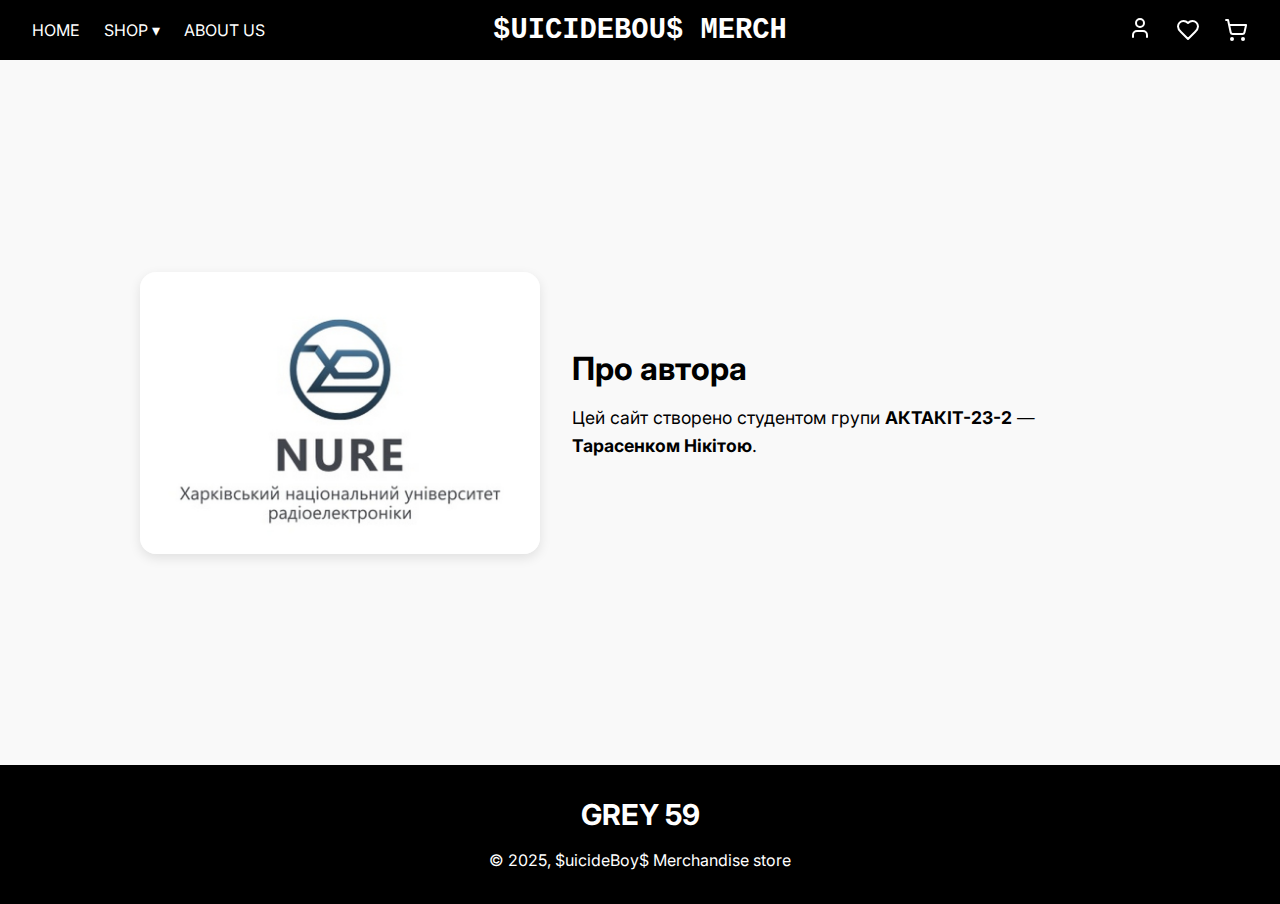
<file: GGGG — копия/pages/AboutPage.html>
<!DOCTYPE html>
<html lang="en">
<head>
  <meta charset="UTF-8" />
  <meta name="viewport" content="width=device-width, initial-scale=1.0" />
  <title>ABOUT US</title>
  <link href="https://fonts.googleapis.com/css2?family=Inter:wght@400;700&display=swap" rel="stylesheet">
  <link rel="stylesheet" type="text/css" href="../style.css">
  <link rel="stylesheet" type="text/css" href="AboutPage.css" >

</head>
<body>

  <header>
    <nav class="nav-left">
      <a href="../index.html">HOME</a>
      <div class="dropdown">
        <a href="#">SHOP &#9662;</a>
        <div class="dropdown-content">
          <a href="./TshirtsPage.html">T-shirts</a>
          <a href="#">Hoodies</a>
          <a href="#">Hats</a>
        </div>
      </div>
      <a href="./AboutPage.html" >ABOUT US </a>
    </nav>

    <div class="logo">$UICIDEBOU$ MERCH</div>

    <div class="nav-right">
  <a href="./LoginPage.html" >
  <img src="../assets/user.svg"/>
  </a>
  <img src="../assets/heart.svg"/>
  <img src="../assets/shopping-cart.svg"/>
</div>

  </header>

 <main class="main about-main">
  <div class="about-container">
    <img src="../assets/Nure.jpg" class="about-image" />
    <div class="about-text">
      <h1>Про автора</h1>
      <p>
        Цей сайт створено студентом групи <strong>АКТАКІТ-23-2</strong> — <strong>Тарасенком Нікітою</strong>.
      </p>
    </div>
  </div>
</main>

 
<footer class="footer">
  <h1>GREY 59</h1>
  <p>
  © 2025, $uicideBoy$ Merchandise store 
  </p>
</footer>

</body>
</html>
</file>
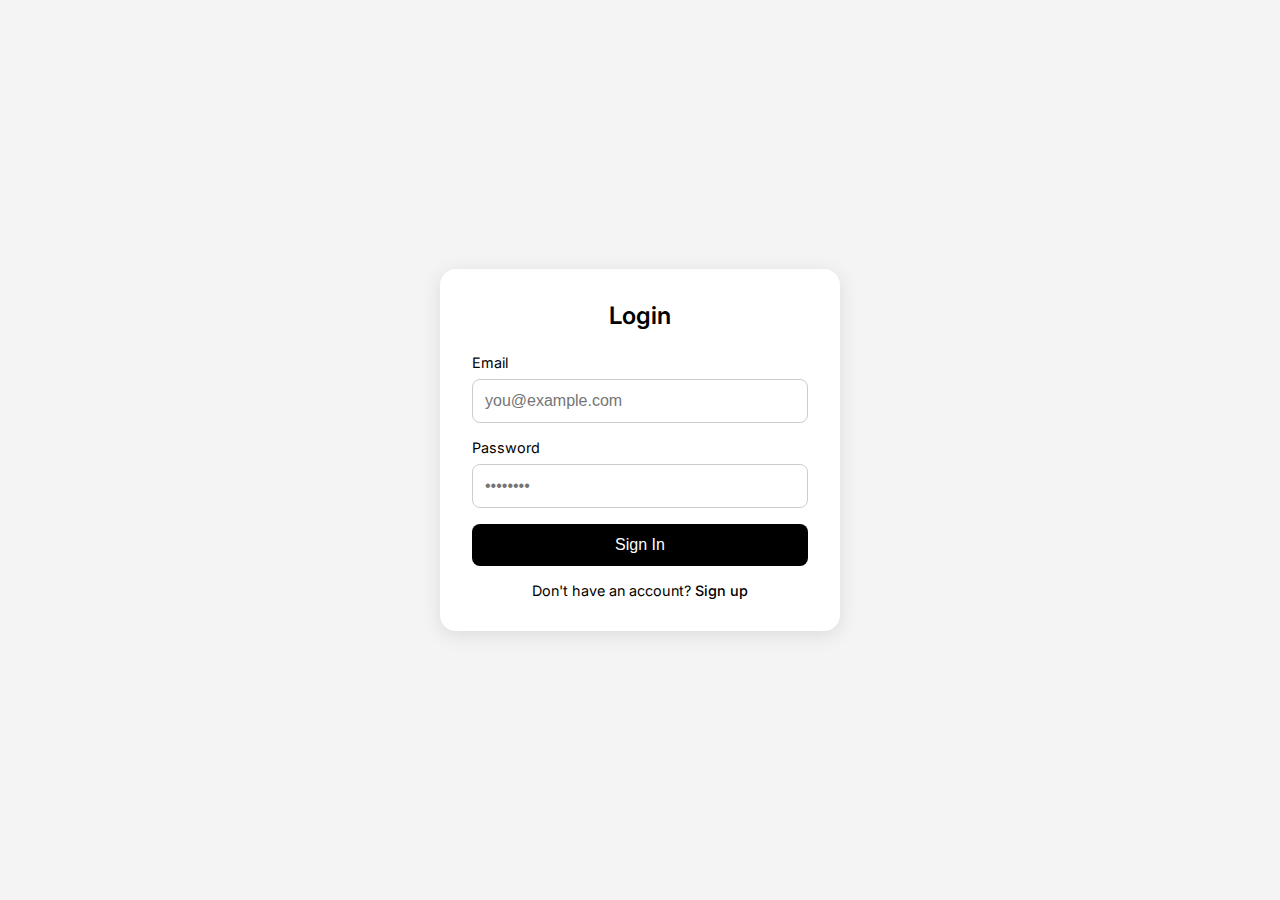
<file: GGGG — копия/pages/LoginPage.html>
<!DOCTYPE html>
<html lang="en">
<head>
  <meta charset="UTF-8" />
  <meta name="viewport" content="width=device-width, initial-scale=1.0"/>
  <title>Login Form</title>
  <link href="https://fonts.googleapis.com/css2?family=Inter:wght@400;600&display=swap" rel="stylesheet" />
  <link rel="stylesheet" type="text/css" href="LoginPage.css">
</head>
<body>

<script>
function login(){
var email=document.getElementById("email").value;
var password=document.getElementById("password").value;
alert(`You are logined using email: ${email} and password: ${password}`);
}
</script>

  <div class="login-container">
    <h2>Login</h2>
    <form>
      <div class="form-group">
        <label for="email">Email</label>
        <input type="email" id="email" placeholder="you@example.com" required />
      </div>

      <div class="form-group">
        <label for="password">Password</label>
        <input type="password" id="password" placeholder="••••••••" required />
      </div>

      <button type="submit" class="login-button" onclick="login()">Sign In</button>

      <div class="login-footer">
        Don't have an account? <a href="#">Sign up</a>
      </div>
    </form>
  </div>

</body>
</html>
</file>
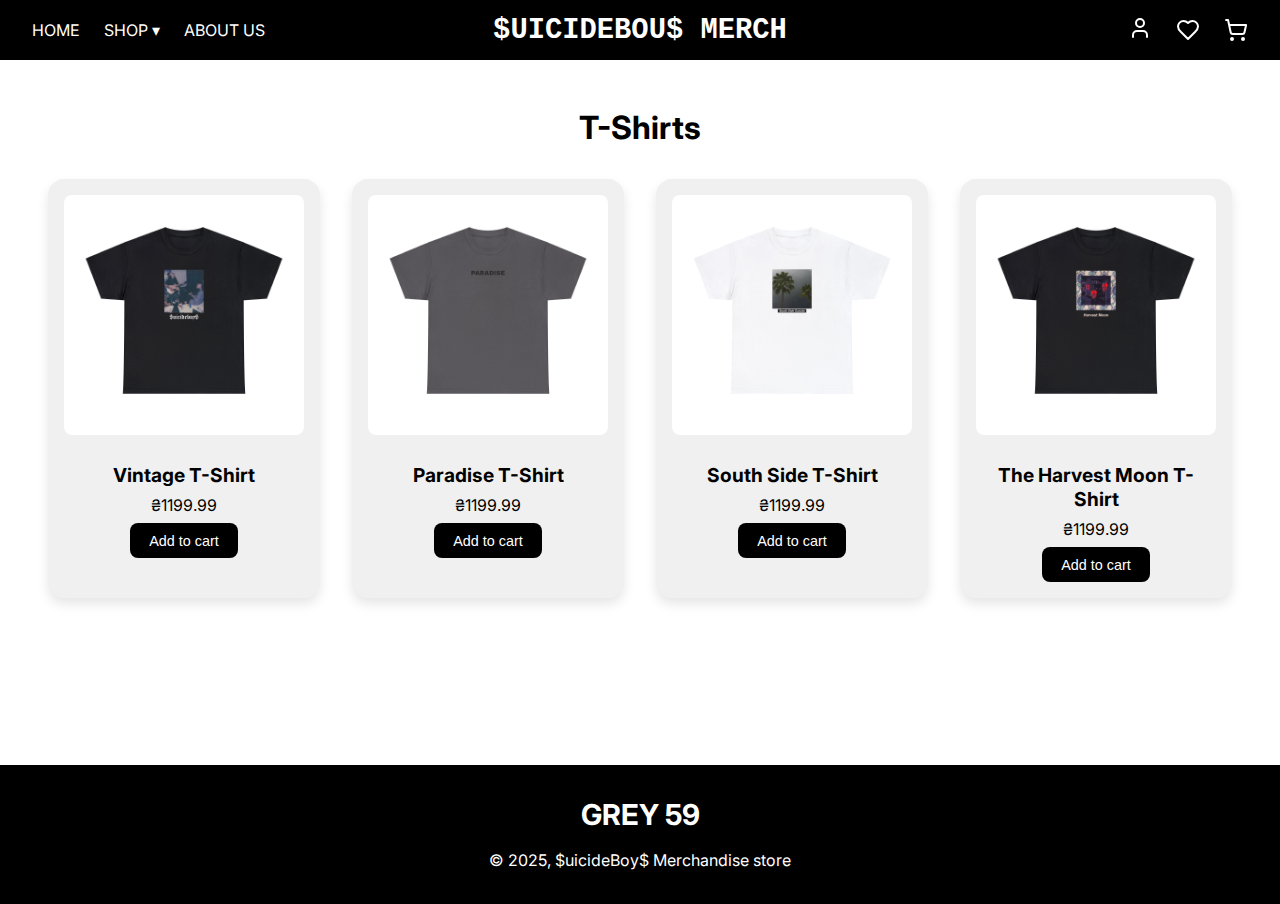
<file: GGGG — копия/pages/TshirtsPage.html>
<!DOCTYPE html>
<html lang="en">
<head>
  <meta charset="UTF-8" />
  <meta name="viewport" content="width=device-width, initial-scale=1.0" />
  <title>T-Shirts</title>
  <link href="https://fonts.googleapis.com/css2?family=Inter:wght@400;700&display=swap" rel="stylesheet">
  <link rel="stylesheet" href="./TshirtsPage.css" />
  <link rel="stylesheet" type="text/css" href="../style.css">
</head>
<body>

  <header>
    <nav class="nav-left">
      <a href="../index.html">HOME</a>
      <div class="dropdown">
        <a href="#">SHOP &#9662;</a>
        <div class="dropdown-content">
          <a href="./TshirtsPage.html">T-shirts</a>
          <a href="#">Hoodies</a>
          <a href="#">Hats</a>
        </div>
      </div>
      <a href="./AboutPage.html">ABOUT US</a>
    </nav>

    <div class="logo">$UICIDEBOU$ MERCH</div>

    <div class="nav-right">
      <a href="./LoginPage.html">
        <img src="../assets/user.svg" class="icon" />
      </a>
      <img src="../assets/heart.svg" class="icon" />
      <img src="../assets/shopping-cart.svg" class="icon" />
    </div>
  </header>

  <main class="catalog-section">
    <h1>T-Shirts</h1>
    <div class="product-grid">
      <div class="product-card">
        <img src="../assets/tshirt.jpg"/>
        <h2>Vintage T-Shirt</h2>
        <p>₴1199.99</p>
        <button>Add to cart</button>
      </div>
      <div class="product-card">
        <img src="../assets/tshirt2.jpg"/>
        <h2>Paradise T-Shirt</h2>
        <p>₴1199.99</p>
        <button>Add to cart</button>
      </div>
      <div class="product-card">
        <img src="../assets/tshirt3.jpg"/>
        <h2>South Side T-Shirt</h2>
        <p>₴1199.99</p>
        <button>Add to cart</button>
      </div>
      <div class="product-card">
        <img src="../assets/tshirt4.jpg"/>
        <h2>The Harvest Moon T-Shirt</h2>
        <p>₴1199.99</p>
        <button>Add to cart</button>
      </div>
    </div>
  </main>

  <footer class="footer">
    <h1>GREY 59</h1>
    <p>© 2025, $uicideBoy$ Merchandise store</p>
  </footer>

</body>
</html>
</file>
<file: GGGG — копия/style.css>
* {
      margin: 0;
      padding: 0;
      box-sizing: border-box;
    }

    body {
      font-family: 'Inter', Helvetica, sans-serif;
      background-color: #ffffff;
      color: #000000;
    }

  
    
    .nav-left, .nav-right {
      display: flex;
      align-items: center;
      gap: 1.5rem;
    }

    .nav-left a, .nav-right i {
      color: #fff;
      text-decoration: none;
      position: relative;
      cursor: pointer;
      transition: color 0.3s;
    }

    .nav-left a:hover, .nav-right i:hover {
      color: #ccc;
    }

    header {
  background-color: #000;
  color: #fff;
  display: flex;
  justify-content: space-between;
  align-items: center;
  padding: 1rem 2rem;
  position: relative;
}

.logo {
  position: absolute;
  left: 50%;
  transform: translateX(-50%);
  font-size: 1.8rem;
  font-weight: bold;
  font-family: 'Courier New', Courier, monospace;
  color: white;
  text-align: center;
}


    .dropdown {
      position: relative;
    }

    .dropdown-content {
      display: none;
      position: absolute;
      top: 100%;
      left: 0;
      background-color: #fff;
      color: #000;
      min-width: 160px;
      box-shadow: 0 8px 16px rgba(0,0,0,0.2);
      z-index: 1;
    }

    .dropdown-content a {
      padding: 12px 16px;
      display: block;
      text-decoration: none;
      color: #000;
    }

    .dropdown-content a:hover {
      background-color: #eee;
    }

    .dropdown:hover .dropdown-content {
      display: block;
    }

   .main {
  display: flex;
  flex-direction: column;
  align-items: center;
  padding: 0;
  margin: 0;
  width: 100%;
}

.main .top-img {
  width: 100%;
  height: auto;
  display: block;
  object-fit: cover;
  max-height: 600px;
}


    .main h1 {
      font-size: 2rem;
      font-weight: bold;
      margin-bottom: 1rem;
    }

    .main p {
      font-size: 1rem;
    }

    .footer {
  background-color: #000;
  color: #fff;
  text-align: center;
  padding: 2rem 1rem;
  font-family: 'Inter', Helvetica, sans-serif;
}

.footer h1 {
  font-size: 1.8rem;
  font-weight: bold;
  margin-bottom: 1rem;
}

.footer p {
  font-size: 1rem;
  line-height: 1.5;
}
</file>
<file: GGGG — копия/pages/AboutPage.css>
.about-main {
  height: calc(100vh - 195px);
  padding: 3rem 2rem;
  background-color: #f9f9f9;
  color: #000;
  display: flex;
  justify-content: center;
  align-items: center;
}

.about-container {
  display: flex;
  flex-direction: row;
  gap: 2rem;
  max-width: 1000px;
  align-items: center;
}

.about-image {
  max-width: 400px;
  width: 100%;
  border-radius: 1rem;
  box-shadow: 0 4px 12px rgba(0,0,0,0.1);
}

.about-text {
  flex: 1;
  min-width: 250px;
}

.about-text h1 {
  font-size: 2rem;
  margin-bottom: 1rem;
}

.about-text p {
  font-size: 1.1rem;
  line-height: 1.6;
  margin-bottom: 1rem;
}
</file>
<file: GGGG — копия/pages/LoginPage.css>
* {
      box-sizing: border-box;
      margin: 0;
      padding: 0;
    }

    body {
      font-family: 'Inter', sans-serif;
      background-color: #f4f4f4;
      display: flex;
      justify-content: center;
      align-items: center;
      height: 100vh;
    }

    .login-container {
      background-color: #fff;
      padding: 2rem;
      border-radius: 1rem;
      box-shadow: 0 4px 20px rgba(0, 0, 0, 0.1);
      width: 100%;
      max-width: 400px;
    }

    .login-container h2 {
      text-align: center;
      margin-bottom: 1.5rem;
      font-weight: 600;
    }

    .form-group {
      margin-bottom: 1rem;
    }

    .form-group label {
      display: block;
      margin-bottom: 0.5rem;
      font-size: 0.9rem;
    }

    .form-group input {
      width: 100%;
      padding: 0.75rem;
      border: 1px solid #ccc;
      border-radius: 0.5rem;
      font-size: 1rem;
    }

    .form-group input:focus {
      border-color: #000;
      outline: none;
    }

    .login-button {
      width: 100%;
      padding: 0.75rem;
      background-color: #000;
      color: #fff;
      font-size: 1rem;
      border: none;
      border-radius: 0.5rem;
      cursor: pointer;
      transition: background-color 0.3s;
    }

    .login-button:hover {
      background-color: #333;
    }

    .login-footer {
      text-align: center;
      margin-top: 1rem;
      font-size: 0.9rem;
    }

    .login-footer a {
      color: #000;
      text-decoration: none;
      font-weight: 500;
      transition: color 0.3s;
    }

    .login-footer a:hover {
      color: #555;
    }
</file>
<file: GGGG — копия/pages/TshirtsPage.css>
.catalog-section {
  height: calc(100vh - 195px);
  padding: 3rem 2rem;
  text-align: center;
}

.catalog-section h1 {
  font-size: 2rem;
  font-weight: bold;
  margin-bottom: 2rem;
}

.product-grid {
  display: grid;
  grid-template-columns: repeat(auto-fit, minmax(240px, 1fr));
  gap: 2rem;
  justify-content: center;
  padding: 0 1rem;
}

.product-card {
  background-color: #f0f0f0;
  border-radius: 1rem;
  padding: 1rem;
  transition: transform 0.3s ease;
  box-shadow: 0 6px 12px rgba(0, 0, 0, 0.1);
}

.product-card:hover {
  transform: translateY(-5px);
}

.product-card img {
  width: 100%;
  border-radius: 0.5rem;
  margin-bottom: 1rem;
}

.product-card h2 {
  font-size: 1.2rem;
  margin: 0.5rem 0;
}

.product-card p {
  font-size: 1rem;
  margin-bottom: 0.5rem;
}

.product-card button {
  background-color: black;
  color: white;
  border: none;
  padding: 0.6rem 1.2rem;
  font-size: 0.9rem;
  border-radius: 0.5rem;
  cursor: pointer;
  transition: background 0.3s ease;
}

.product-card button:hover {
  background-color: #333;
}
</file>
